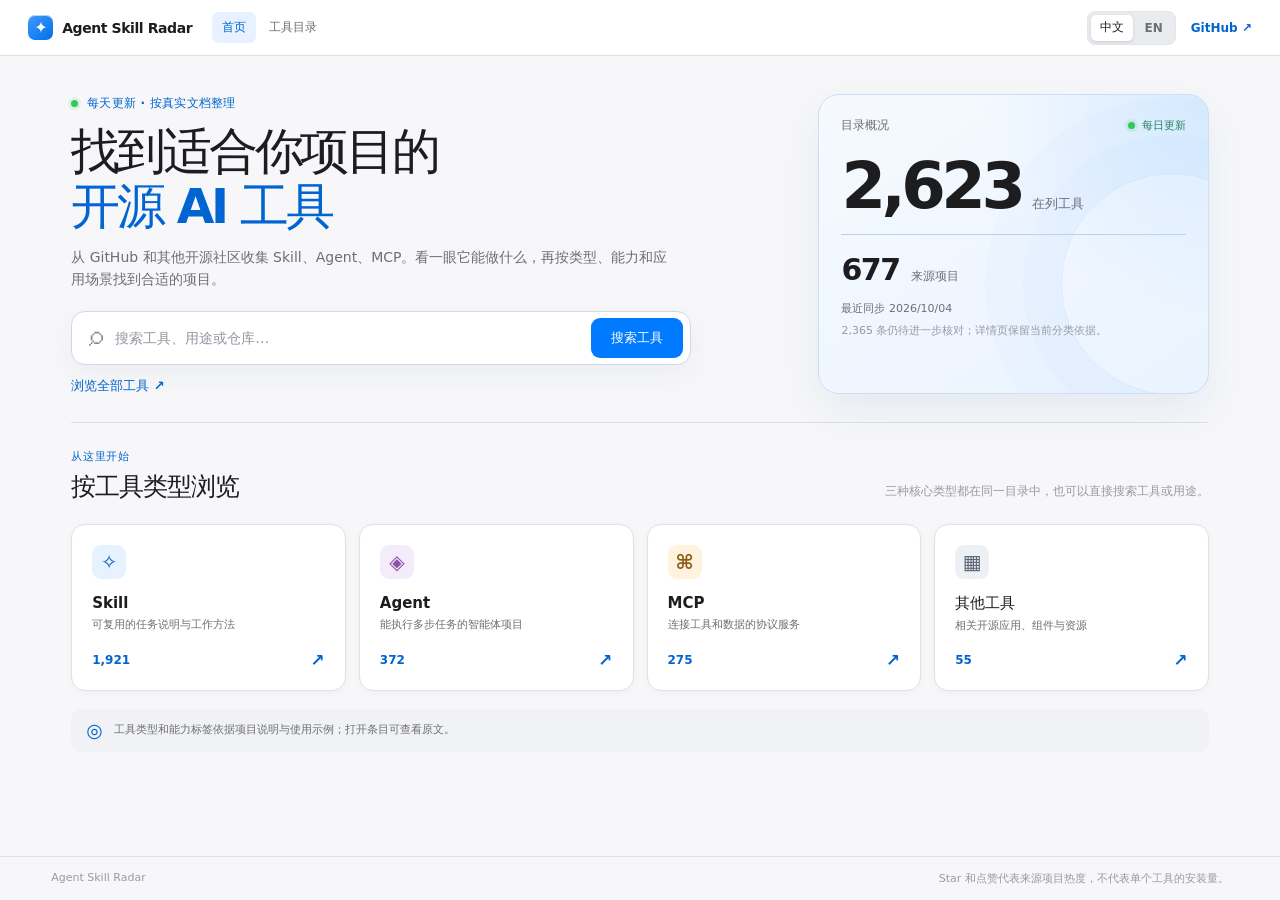
<file: site/index.html>
<!doctype html>
<html lang="zh-CN">
<head>
  <meta charset="utf-8">
  <meta name="viewport" content="width=device-width, initial-scale=1">
  <meta name="theme-color" content="#f5f5f7">
  <meta name="description" content="发现适合项目的开源 Skill、Agent 与 MCP 工具。每天更新，按文档判断用途与适用场景。">
  <link rel="icon" type="image/svg+xml" href="data:image/svg+xml,%3Csvg xmlns='http://www.w3.org/2000/svg' viewBox='0 0 64 64'%3E%3Crect width='64' height='64' rx='15' fill='%230078d4'/%3E%3Ccircle cx='32' cy='32' r='19' fill='none' stroke='white' stroke-width='3'/%3E%3Ccircle cx='32' cy='32' r='9' fill='none' stroke='white' stroke-width='3'/%3E%3Ccircle cx='32' cy='32' r='3' fill='white'/%3E%3Cpath d='M32 32L47 18' stroke='white' stroke-width='3' stroke-linecap='round'/%3E%3C/svg%3E">
  <title>Agent Skill Radar · 找到适合项目的开源工具</title>
  <link rel="stylesheet" href="./style.css">
  <link rel="stylesheet" href="./home.css">
  <script src="./home.js" defer></script>
</head>
<body>
  <div class="app-shell home-shell">
    <header class="titlebar">
      <a class="brand" href="./" data-i18n-aria="brandHome" aria-label="Agent Skill Radar 首页"><span class="brand-mark" aria-hidden="true">✦</span><span>Agent Skill Radar</span></a>
      <nav class="main-nav" data-i18n-aria="navLabel" aria-label="主导航"><a href="./" aria-current="page" data-i18n="navHome">首页</a><a href="./catalog.html" data-i18n="navCatalog">工具目录</a></nav>
      <div class="titlebar-actions"><div class="language-switch" role="group" aria-label="Language / 语言"><button type="button" data-lang="zh" aria-pressed="true">中文</button><button type="button" data-lang="en" aria-pressed="false">EN</button></div><a class="github-link" href="https://github.com/lizilong0326/agent-skill-radar" target="_blank" rel="noopener noreferrer" data-i18n="viewGithub">GitHub ↗</a></div>
    </header>

    <main class="home-main">
      <section class="home-hero" aria-labelledby="home-title">
        <div class="home-hero-copy">
          <div class="home-eyebrow"><span class="live-dot" aria-hidden="true"></span><span data-i18n="eyebrow">每天更新 · 按真实文档整理</span></div>
          <h1 id="home-title" data-i18n-html="heroTitle">找到适合你项目的<br><span>开源 AI 工具</span></h1>
          <p class="home-lead" data-i18n="heroDescription">从 GitHub 和其他开源社区收集 Skill、Agent、MCP。看一眼它能做什么，再按类型、能力和应用场景找到合适的项目。</p>
          <form class="home-search" action="./catalog.html" method="get" role="search">
            <label class="sr-only" for="home-query" data-i18n="searchLabel">搜索开源工具</label>
            <span aria-hidden="true">⌕</span>
            <input id="home-query" name="q" type="search" autocomplete="off" data-i18n-placeholder="searchPlaceholder" placeholder="搜索工具、用途或仓库…">
            <button type="submit" data-i18n="searchButton">搜索工具</button>
          </form>
          <a class="home-browse-link" href="./catalog.html" data-i18n="browseAll">浏览全部工具 ↗</a>
        </div>

        <aside class="home-data-panel" data-i18n-aria="overviewLabel" aria-label="目录概况">
          <div class="home-panel-top"><span data-i18n="overviewLabel">目录概况</span><span class="home-live-label"><span class="live-dot" aria-hidden="true"></span><span data-i18n="updatedDaily">每日更新</span></span></div>
          <div class="home-primary-stat"><strong id="home-count-items">—</strong><span data-i18n="listedTools">在列工具</span></div>
          <div class="home-secondary-stat"><strong id="home-count-repos">—</strong><span data-i18n="openRepos">开源仓库</span></div>
          <p id="home-sync" class="home-sync" role="status" data-i18n="loading">正在读取最新目录…</p>
          <p id="home-review" class="home-review"></p>
        </aside>
      </section>

      <section class="home-categories" aria-labelledby="categories-title">
        <div class="home-section-head"><div><span class="home-section-eyebrow" data-i18n="startHere">从这里开始</span><h2 id="categories-title" data-i18n="categoryTitle">按工具类型浏览</h2></div><p data-i18n="categoryDescription">三种核心类型都在同一目录中，也可以直接搜索工具或用途。</p></div>
        <div class="home-category-grid">
          <a class="home-category" href="./catalog.html?kind=skill"><span class="home-category-icon skill" aria-hidden="true">✧</span><span class="home-category-body"><strong>Skill</strong><span data-i18n="skillDescription">可复用的任务说明与工作方法</span></span><span class="home-category-side"><span id="home-count-skill">—</span><span aria-hidden="true">↗</span></span></a>
          <a class="home-category" href="./catalog.html?kind=agent"><span class="home-category-icon agent" aria-hidden="true">◈</span><span class="home-category-body"><strong>Agent</strong><span data-i18n="agentDescription">能执行多步任务的智能体项目</span></span><span class="home-category-side"><span id="home-count-agent">—</span><span aria-hidden="true">↗</span></span></a>
          <a class="home-category" href="./catalog.html?kind=mcp"><span class="home-category-icon mcp" aria-hidden="true">⌘</span><span class="home-category-body"><strong>MCP</strong><span data-i18n="mcpDescription">连接工具和数据的协议服务</span></span><span class="home-category-side"><span id="home-count-mcp">—</span><span aria-hidden="true">↗</span></span></a>
          <a class="home-category" href="./catalog.html?kind=tool"><span class="home-category-icon tool" aria-hidden="true">▦</span><span class="home-category-body"><strong data-i18n="otherTools">其他工具</strong><span data-i18n="toolDescription">相关开源应用、组件与资源</span></span><span class="home-category-side"><span id="home-count-tool">—</span><span aria-hidden="true">↗</span></span></a>
        </div>
      </section>

      <div class="home-method-note"><span aria-hidden="true">◎</span><p data-i18n="methodNote">工具类型和能力标签依据项目说明与使用示例；打开条目可查看原文。</p></div>
    </main>
    <footer class="home-footer"><span>Agent Skill Radar</span><span data-i18n="footerNote">仓库 Star 代表项目热度，不代表单个工具的安装量。</span></footer>
  </div>
</body>
</html>
</file>
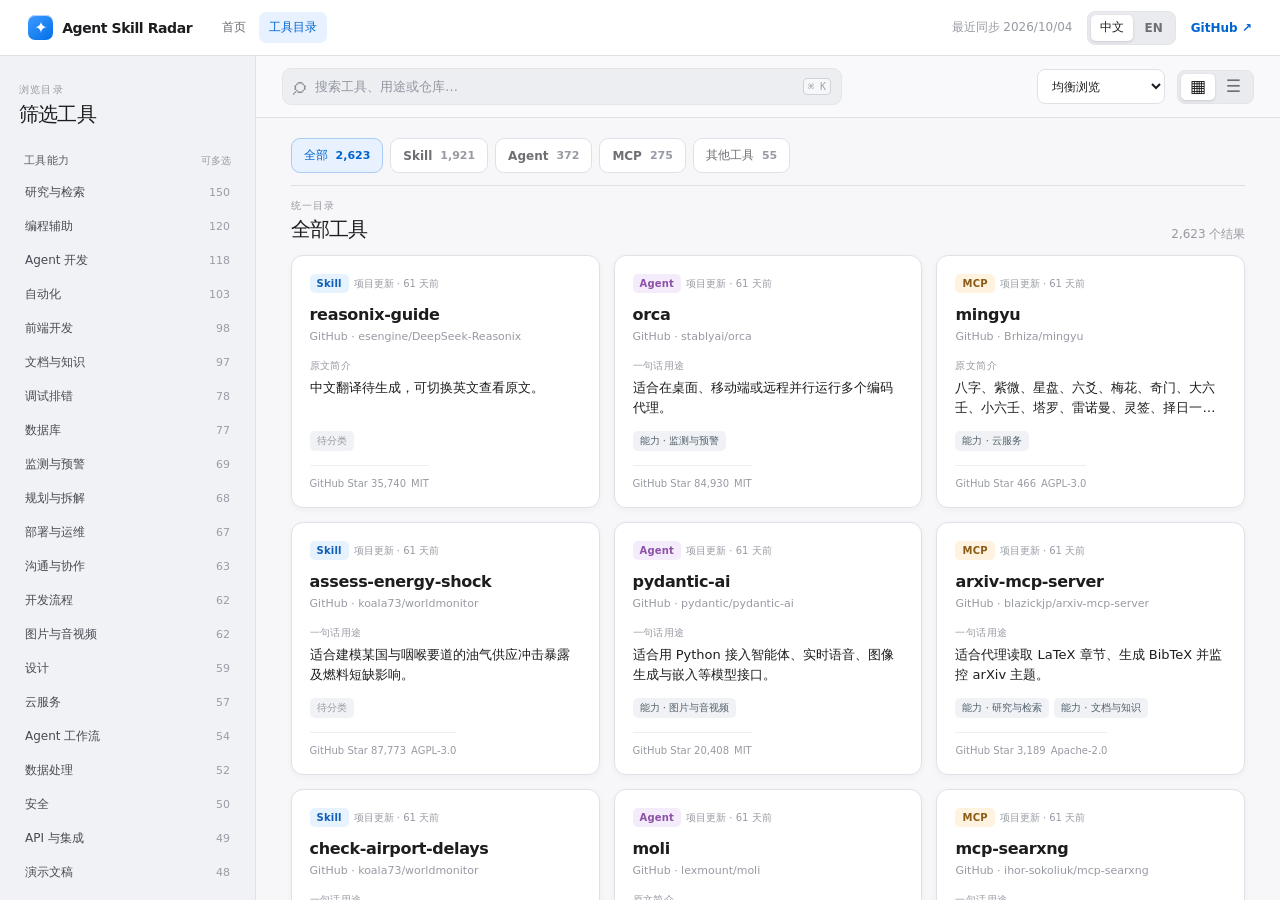
<file: site/catalog.html>
<!doctype html>
<html lang="zh-CN" class="catalog-page">
<head>
  <meta charset="utf-8">
  <meta name="viewport" content="width=device-width, initial-scale=1">
  <meta name="theme-color" content="#f5f5f7">
  <meta name="description" content="每天更新的开源 Skill、Agent 与 MCP 工具合集。按工具类型和能力筛选。">
  <link rel="icon" type="image/svg+xml" href="data:image/svg+xml,%3Csvg xmlns='http://www.w3.org/2000/svg' viewBox='0 0 64 64'%3E%3Crect width='64' height='64' rx='15' fill='%230078d4'/%3E%3Ccircle cx='32' cy='32' r='19' fill='none' stroke='white' stroke-width='3'/%3E%3Ccircle cx='32' cy='32' r='9' fill='none' stroke='white' stroke-width='3'/%3E%3Ccircle cx='32' cy='32' r='3' fill='white'/%3E%3Cpath d='M32 32L47 18' stroke='white' stroke-width='3' stroke-linecap='round'/%3E%3C/svg%3E">
  <title>工具目录 · Agent Skill Radar</title>
  <link rel="stylesheet" href="./style.css">
  <script src="./app.js" defer></script>
</head>
<body>
  <div class="app-shell">
    <header class="titlebar">
      <a class="brand" href="./" data-i18n-aria="brandHome" aria-label="Agent Skill Radar 首页"><span class="brand-mark" aria-hidden="true">✦</span><span>Agent Skill Radar</span></a>
      <nav class="main-nav" data-i18n-aria="navLabel" aria-label="主导航"><a href="./" data-i18n="navHome">首页</a><a href="./catalog.html" aria-current="page" data-i18n="navCatalog">工具目录</a></nav>
      <div class="titlebar-actions"><span id="sync-status" class="sync-status" data-i18n="loadingCatalog">正在读取目录…</span><div class="language-switch" role="group" aria-label="Language / 语言"><button type="button" data-lang="zh" aria-pressed="true">中文</button><button type="button" data-lang="en" aria-pressed="false">EN</button></div><a class="github-link" href="https://github.com/lizilong0326/agent-skill-radar" target="_blank" rel="noopener noreferrer" data-i18n="viewGithub">GitHub ↗</a></div>
    </header>
    <main class="main-layout">
      <aside id="filters" class="sidebar" data-i18n-aria="filterHeading" aria-label="筛选条件">
        <div class="sidebar-top"><div><span class="sidebar-eyebrow" data-i18n="browse">浏览目录</span><h1 data-i18n="filterHeading">筛选工具</h1></div><button id="close-filters" class="icon-button mobile-only" type="button" data-i18n-aria="closeFilters" aria-label="关闭筛选">×</button></div>
        <div class="sidebar-scroll">
          <div class="sidebar-section"><div class="section-title"><h2 data-i18n="capabilityHeading">工具能力</h2><span class="section-help" data-i18n="capabilityHint">可多选</span></div><div id="tag-filters" class="sidebar-options"></div></div>
          <p class="sidebar-note" data-i18n="facetNote">能力标签来自项目说明，点击条目查看依据。</p>
        </div>
      </aside>
      <section class="workspace" data-i18n-aria="workspaceLabel" aria-label="搜索与筛选工具">
        <div class="workspace-toolbar">
          <button id="open-filters" class="icon-button mobile-only" type="button" data-i18n-aria="openFilters" aria-label="打开筛选">☷</button>
          <div class="search-wrap"><label class="sr-only" for="search" data-i18n="searchLabel">搜索工具、用途或仓库</label><span aria-hidden="true">⌕</span><input id="search" type="search" data-i18n-placeholder="searchPlaceholder" placeholder="搜索工具、用途或仓库…" autocomplete="off"><kbd>⌘ K</kbd></div>
          <label class="sort-wrap" for="sort"><span class="sr-only" data-i18n="sortLabel">排序</span><select id="sort"><option value="diverse" data-i18n="sortDiverse">均衡浏览</option><option value="added" data-i18n="sortAdded">最近收录</option><option value="updated" data-i18n="sortUpdated">最近维护</option><option value="stars" data-i18n="sortStars">GitHub Star</option><option value="likes" data-i18n="sortLikes">Space 点赞</option><option value="name" data-i18n="sortName">名称</option></select></label>
          <div class="view-switch" role="group" data-i18n-aria="viewLabel" aria-label="视图"><button type="button" data-view="grid" aria-pressed="true" data-i18n-aria="gridView" aria-label="网格视图">▦</button><button type="button" data-view="list" aria-pressed="false" data-i18n-aria="listView" aria-label="列表视图">☰</button></div>
        </div>
        <div class="workspace-scroll">
          <div id="kind-tabs" class="type-switch" role="group" data-i18n-aria="kindLabel" aria-label="工具类型"></div>
          <div class="results-heading"><div><span class="results-eyebrow" data-i18n="catalogLabel">目录</span><h2 id="results-title" data-i18n="allTools">全部工具</h2></div><div class="results-actions"><span id="result-count" role="status" aria-live="polite" data-i18n="loading">读取中…</span><button id="clear-all" type="button" data-i18n="clearAll" hidden>清除筛选</button></div></div>
          <div id="active-filters" class="active-filters" aria-live="polite"></div>
          <div id="cards" class="cards" aria-live="polite"></div>
          <button id="load-more" class="load-more" type="button" hidden data-i18n="loadMore">显示更多</button>
          <footer class="footer"><span data-i18n="footerSync">数据每天自动同步</span><span data-i18n="footerStars">Star 和点赞属于来源项目，不代表单个工具的安装量。</span></footer>
        </div>
      </section>
    </main>
  </div>
  <button id="filter-backdrop" class="filter-backdrop" type="button" data-i18n-aria="closeFilters" aria-label="关闭筛选" hidden></button>
  <dialog id="detail-dialog" class="detail-dialog" aria-labelledby="detail-title"><div id="detail-content"></div></dialog>
</body>
</html>
</file>
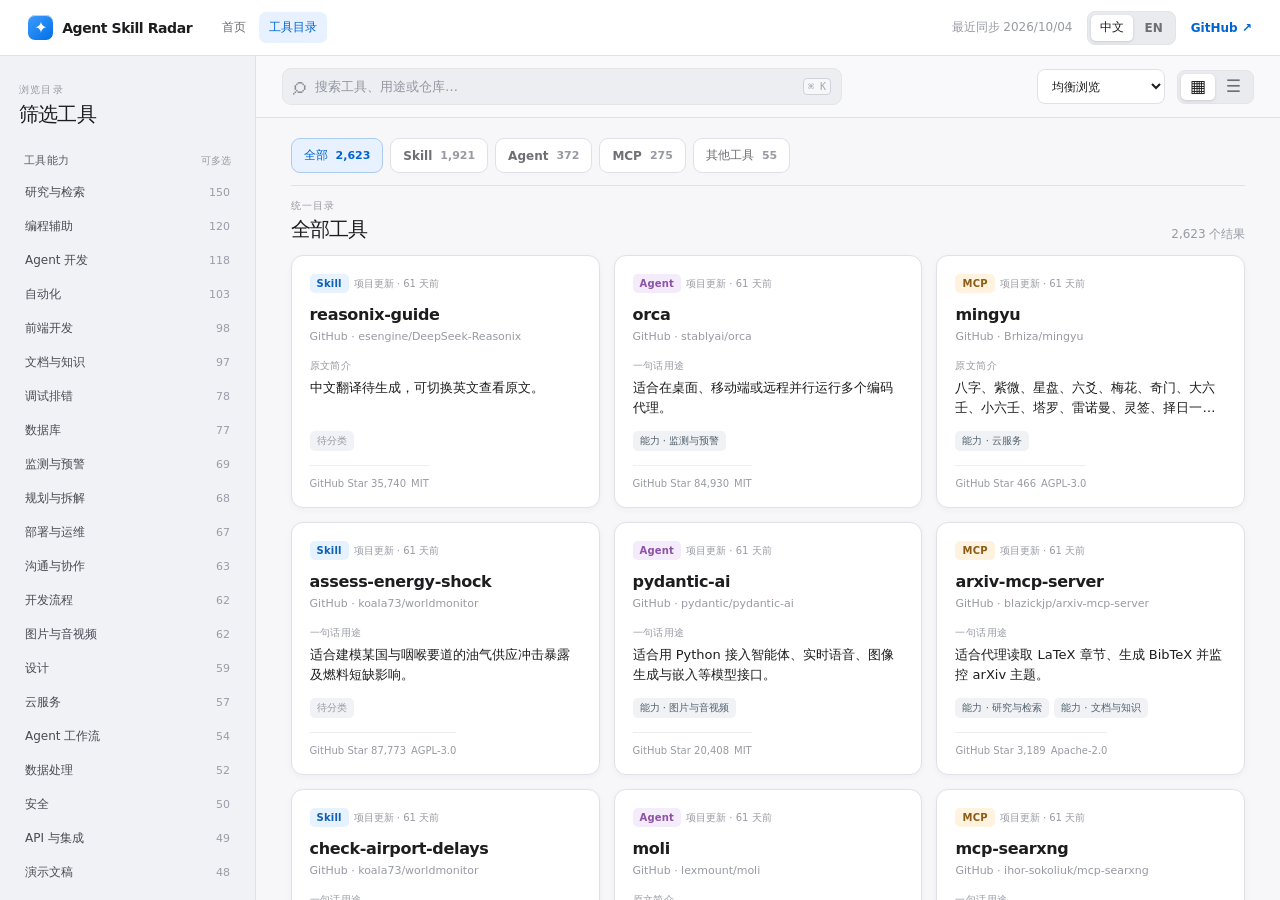
<file: site/rankings.html>
<!doctype html>
<html lang="zh-CN">
<head>
  <meta charset="utf-8">
  <meta name="viewport" content="width=device-width, initial-scale=1">
  <meta name="robots" content="noindex">
  <title>正在打开统一工具目录 · Agent Skill Radar</title>
  <script>
    const old = new URLSearchParams(location.search);
    const next = new URLSearchParams();
    const kind = old.get('kind');
    if (kind === 'agent' || kind === 'mcp') next.set('kind', kind);
    location.replace('./catalog.html' + (next.size ? '?' + next : '') + location.hash);
  </script>
</head>
<body><p>榜单已并入<a href="./catalog.html">统一工具目录</a>。</p></body>
</html>
</file>
<file: site/style.css>
:root {
  color-scheme: light dark;
  font-family: -apple-system, BlinkMacSystemFont, "SF Pro Text", "PingFang SC", "Microsoft YaHei", system-ui, sans-serif;
  font-synthesis: none;
  font-size: 14px;
  --page: #e9ebef; --window: #f7f7f9; --surface: #fff; --sidebar: #f1f2f5; --toolbar: #f9f9fb;
  --text: #1d1d1f; --muted: #6e6e73; --subtle: #989aa3; --line: #dfe1e7; --soft-line: #eceef2;
  --accent: #007aff; --accent-soft: #e7f1ff; --blue-text: #0065d0;
}
* { box-sizing: border-box; }
[hidden] { display: none !important; }
html, body { margin: 0; width: 100%; height: 100%; }
html.catalog-page, html.catalog-page body { overflow: hidden; }
body { background: var(--page); color: var(--text); }
button, input, select { font: inherit; }
button { cursor: pointer; }
a { color: inherit; }
button:focus-visible, a:focus-visible, input:focus-visible, select:focus-visible { outline: 3px solid #007aff7c; outline-offset: 2px; }
.sr-only { position: absolute; width: 1px; height: 1px; padding: 0; margin: -1px; overflow: hidden; clip: rect(0,0,0,0); white-space: nowrap; border: 0; }
.app-shell { width: 100%; height: 100vh; height: 100dvh; min-height: 540px; overflow: hidden; background: var(--window); display: flex; flex-direction: column; }
.titlebar { flex: none; min-height: 56px; padding: 0 clamp(18px, 2.2vw, 42px); display: flex; align-items: center; gap: 20px; border-bottom: 1px solid var(--line); background: var(--surface); }
.brand { display: inline-flex; align-items: center; gap: 9px; text-decoration: none; font-weight: 700; letter-spacing: -.03em; white-space: nowrap; font-size: 14px; }
.brand-mark { display: grid; place-items: center; width: 25px; height: 25px; background: linear-gradient(140deg,#409cff,#006fe8); border-radius: 7px; color: #fff; font-size: 16px; box-shadow: inset 0 1px #ffffffa0; }
.main-nav { display: flex; align-items: center; gap: 3px; }
.main-nav a { padding: 7px 10px; border-radius: 7px; color: var(--muted); text-decoration: none; white-space: nowrap; font-size: 12px; font-weight: 600; }
.main-nav a:hover { color: var(--text); background: var(--sidebar); }
.main-nav a[aria-current="page"] { color: var(--blue-text); background: var(--accent-soft); }
.titlebar-actions { margin-left: auto; display: flex; align-items: center; gap: 15px; }
.sync-status { color: var(--subtle); font-size: 12px; white-space: nowrap; }
.language-switch, .view-switch { display: inline-flex; padding: 3px; background: #e9ebef; border: 1px solid #e2e4e9; border-radius: 8px; gap: 2px; }
.language-switch button, .view-switch button { background: transparent; border: 0; border-radius: 5px; color: var(--muted); min-height: 26px; padding: 3px 9px; font-size: 12px; font-weight: 650; }
.language-switch button[aria-pressed="true"], .view-switch button[aria-pressed="true"] { background: var(--surface); color: var(--text); box-shadow: 0 1px 3px #14151d26; }
.github-link { color: var(--blue-text); text-decoration: none; font-weight: 600; font-size: 12px; white-space: nowrap; }
.github-link:hover, .detail-links a:hover { text-decoration: underline; }
.main-layout { display: grid; grid-template-columns: 256px minmax(0, 1fr); min-height: 0; flex: 1; }
.sidebar { min-height: 0; background: var(--sidebar); border-right: 1px solid var(--line); display: flex; flex-direction: column; }
.sidebar-top { padding: 24px 19px 12px; display: flex; justify-content: space-between; align-items: flex-start; }
.sidebar-eyebrow, .results-eyebrow { text-transform: uppercase; letter-spacing: .12em; font-size: 10px; font-weight: 750; color: var(--subtle); }
.sidebar-top h1 { margin: 5px 0 0; font-size: 20px; line-height: 1.2; letter-spacing: -.04em; }
.sidebar-scroll { overflow: auto; padding: 0 12px 26px; min-height: 0; scrollbar-color: #bfc3cc transparent; scrollbar-width: thin; }
.sidebar-section { padding: 15px 4px 13px; border-bottom: 1px solid var(--line); }
.sidebar-section h2 { color: #565a65; font-size: 11px; font-weight: 760; letter-spacing: .04em; margin: 0 8px 8px; }
.section-title { display: flex; align-items: baseline; justify-content: space-between; }
.section-help { color: var(--subtle); font-size: 10px; margin-right: 8px; }
.sidebar-options { display: flex; flex-direction: column; gap: 2px; }
.sidebar-option { width: 100%; min-height: 32px; display: flex; align-items: center; justify-content: space-between; gap: 5px; border: 0; border-radius: 7px; padding: 5px 9px; background: transparent; text-align: left; color: #484b54; font-size: 12px; }
.sidebar-option:hover { background: #e8eaf0; }
.sidebar-option[aria-pressed="true"] { color: var(--blue-text); background: var(--accent-soft); font-weight: 700; }
.option-label { overflow: hidden; text-overflow: ellipsis; white-space: nowrap; }
.option-count { color: #999da7; font-size: 11px; }
.sidebar-option[aria-pressed="true"] .option-count { color: var(--blue-text); }
.no-options { padding: 0 9px; color: var(--subtle); font-size: 12px; }
.sidebar-note { margin: 16px 10px 0; color: var(--subtle); font-size: 11px; line-height: 1.55; }
.workspace { min-height: 0; min-width: 0; display: flex; flex-direction: column; background: var(--window); }
.workspace-toolbar { flex: none; min-height: 62px; display: flex; align-items: center; gap: 12px; padding: 8px 26px; border-bottom: 1px solid var(--line); background: var(--toolbar); }
.search-wrap { width: min(560px, 100%); height: 37px; display: flex; align-items: center; gap: 7px; padding: 0 10px; border-radius: 9px; background: #eceef2; border: 1px solid #e3e5e9; transition: background .15s, box-shadow .15s; }
.search-wrap:focus-within { background: var(--surface); border-color: var(--accent); box-shadow: 0 0 0 3px #007aff20; }
.search-wrap > span { color: #888d98; font-size: 25px; line-height: 0; margin-top: -4px; }
.search-wrap input { background: transparent; border: 0; outline: 0; height: 100%; width: 100%; min-width: 0; color: var(--text); font-size: 13px; }
.search-wrap input::placeholder { color: #9296a0; }
.search-wrap kbd { flex: none; font-size: 10px; color: #a3a6ae; border: 1px solid #cfd2d9; border-radius: 4px; padding: 2px 4px; background: #f6f7f9; }
.sort-wrap { margin-left: auto; }
.sort-wrap select { border: 1px solid var(--line); border-radius: 8px; background: var(--surface); color: var(--text); height: 35px; padding: 0 25px 0 10px; font-size: 12px; max-width: 170px; }
.view-switch button { font-size: 17px; min-width: 31px; line-height: 1; }
.workspace-scroll { flex: 1; min-height: 0; overflow: auto; display: flex; flex-direction: column; padding: 20px clamp(20px, 2.7vw, 48px) 0; scrollbar-color: #bfc3cc transparent; scrollbar-width: thin; }
.workspace-scroll > * { flex-shrink: 0; }
.type-switch { display: flex; gap: 7px; overflow-x: auto; padding: 0 0 12px; margin-bottom: 10px; border-bottom: 1px solid var(--line); scrollbar-width: thin; }
.type-option { display: inline-flex; align-items: center; gap: 8px; flex: none; padding: 8px 12px; border: 1px solid var(--line); border-radius: 9px; color: var(--muted); background: var(--surface); font-size: 12px; font-weight: 650; }
.type-option strong { color: var(--subtle); font-size: 11px; }
.type-option[aria-pressed="true"] { border-color: #aacbf2; color: var(--blue-text); background: var(--accent-soft); }
.type-option[aria-pressed="true"] strong { color: var(--blue-text); }
.coverage-note { flex-basis: 100%; color: var(--subtle); font-size: 11px; line-height: 1.5; }
.live-dot { width: 7px; height: 7px; background: #34c759; border-radius: 50%; box-shadow: 0 0 0 3px #34c75921; }
.results-heading { display: flex; align-items: end; justify-content: space-between; gap: 12px; margin-bottom: 12px; }
.results-heading h2 { font-size: 20px; margin: 3px 0 0; letter-spacing: -.04em; }
.results-actions { display: flex; align-items: center; gap: 13px; color: var(--subtle); font-size: 12px; }
#clear-all { padding: 0; color: var(--blue-text); background: none; border: 0; font-size: 12px; }
.active-filters { display: flex; flex-wrap: wrap; align-items: center; gap: 6px; margin-bottom: 12px; }
.active-filters:empty { display: none; }
.selection-note { color: var(--subtle); font-size: 11px; margin-right: 3px; }
.active-filters button { border: 1px solid #cbdcf6; background: var(--accent-soft); color: var(--blue-text); border-radius: 99px; font-size: 11px; padding: 5px 8px; }
.active-filters button span { font-size: 15px; margin-left: 6px; line-height: 0; }
.cards { display: grid; grid-template-columns: repeat(4, minmax(0, 1fr)); gap: 14px; }
.card { min-width: 0; min-height: 236px; display: flex; flex-direction: column; text-align: left; padding: 18px; color: var(--text); background: var(--surface); border: 1px solid var(--line); border-radius: 12px; box-shadow: 0 2px 6px #1e28340a; transition: transform .16s, border-color .16s, box-shadow .16s; }
.card:hover { transform: translateY(-2px); border-color: #acc9f0; box-shadow: 0 10px 22px #1e28341a; }
.card-top { display: flex; flex-wrap: wrap; align-items: center; gap: 5px; margin-bottom: 12px; }
.card-top .card-updated { margin-left: auto; }
.review-badge { font-size: 10px; border-radius: 5px; padding: 4px 7px; color: #437260; background: #eaf5ee; }
.review-badge.preliminary { color: #84682b; background: #fff3d9; }
.kind-badge { font-size: 10px; font-weight: 750; border-radius: 5px; padding: 4px 7px; letter-spacing: .02em; color: #0d5fb8; background: #e7f2ff; }
.kind-badge.agent { color: #8d51a6; background: #f4ecfa; }
.kind-badge.mcp { color: #8b5c16; background: #fff3df; }
.kind-badge.tool { color: #596575; background: #edf0f4; }
.card h3 { margin: 0 0 5px; font-size: 16px; line-height: 1.28; overflow-wrap: anywhere; letter-spacing: -.02em; }
.repo-name { color: var(--subtle); font-size: 11px; overflow-wrap: anywhere; }
.card-updated { margin-left: auto; color: var(--subtle); font-size: 10px; line-height: 1.35; text-align: right; }
.card-use-case { margin: 16px 0 14px; min-height: 54px; }
.card-use-case > span, .detail-use-case > span { display: block; color: var(--subtle); font-size: 10px; font-weight: 700; letter-spacing: .04em; margin-bottom: 5px; }
.card-use-case p { display: -webkit-box; -webkit-line-clamp: 2; -webkit-box-orient: vertical; overflow: hidden; margin: 0; color: var(--text); font-size: 13px; line-height: 1.48; }
.usage-caution { margin: -3px 0 10px; color: #98611d; background: #fff5e3; border-radius: 5px; padding: 6px 7px; font-size: 10px; line-height: 1.4; }
.card-tags { display: flex; gap: 5px; flex-wrap: wrap; align-content: flex-start; margin-top: auto; }
.tag { padding: 4px 7px; border-radius: 5px; font-size: 10px; line-height: 1.2; color: #51606c; background: #f0f2f5; }
.tag.industry { color: #08736d; background: #e6f6f1; }
.tag.industry.inferred { color: #806110; background: #fff6da; }
.tag.workflow { color: #654db0; background: #f0ebfb; }
.tag.untagged { color: var(--subtle); }
.card-foot { display: flex; justify-content: space-between; align-items: center; gap: 5px; padding-top: 12px; margin-top: 14px; border-top: 1px solid var(--soft-line); color: var(--subtle); font-size: 10px; }
.card-foot strong { color: var(--text); font-size: 12px; }
.cards.list-view { grid-template-columns: 1fr; gap: 7px; }
.cards.list-view .card { min-height: 0; display: grid; grid-template-columns: 75px minmax(130px, 1fr) minmax(220px, 1.7fr) minmax(190px, 1.3fr) 140px; align-items: center; gap: 12px; padding: 12px 15px; }
.cards.list-view .card-top { grid-column: 1 / 3; grid-row: 1; margin: 0; }
.cards.list-view .card-identity { grid-column: 1 / 3; grid-row: 2; }
.cards.list-view .card h3 { margin: 0; font-size: 13px; }
.cards.list-view .repo-name { display: none; }
.cards.list-view .card-use-case { grid-column: 3; grid-row: 1 / 3; margin: 0; min-height: 0; }
.cards.list-view .card-use-case p { -webkit-line-clamp: 2; font-size: 12px; }
.cards.list-view .usage-caution { grid-column: 3 / 5; grid-row: 3; margin: 0; }
.cards.list-view .card-tags { grid-column: 4; grid-row: 1 / 3; margin: 0; }
.cards.list-view .card-foot { grid-column: 5; grid-row: 1 / 3; border: 0; margin: 0; padding: 0; flex-direction: column; align-items: flex-end; }
.empty { grid-column: 1 / -1; text-align: center; background: var(--surface); border: 1px dashed var(--line); border-radius: 12px; padding: 42px; color: var(--muted); }
.empty strong { display: block; color: var(--text); font-size: 15px; }
.empty p { margin: 8px 0 0; }
.load-more { display: block; border: 1px solid var(--line); background: var(--surface); color: var(--blue-text); border-radius: 8px; padding: 9px 20px; margin: 22px auto; font-size: 12px; font-weight: 650; }
.load-more:hover { background: var(--accent-soft); }
.footer { display: flex; justify-content: space-between; gap: 10px; margin-top: auto; padding: 14px 0 10px; border-top: 1px solid var(--line); color: var(--subtle); font-size: 10px; }
.detail-dialog { width: min(760px, calc(100vw - 24px)); max-height: min(88vh, 980px); border: 1px solid #cfd2da; border-radius: 14px; padding: 0; color: var(--text); background: var(--surface); box-shadow: 0 28px 90px #07182c66; }
.detail-dialog::backdrop { background: #10182878; backdrop-filter: blur(3px); }
#detail-content { max-height: 88vh; overflow: auto; padding: 28px 32px 34px; }
.detail-head { display: flex; justify-content: space-between; gap: 16px; align-items: flex-start; }
.detail-head h2 { font-size: 26px; line-height: 1.2; letter-spacing: -.04em; margin: 11px 0 4px; overflow-wrap: anywhere; }
.detail-close, .icon-button { display: grid; place-items: center; width: 31px; height: 31px; border: 0; border-radius: 8px; background: #eff0f4; color: var(--muted); font-size: 22px; }
.detail-close:hover, .icon-button:hover { background: #e4e7ef; }
.detail-use-case { margin: 25px 0 22px; padding: 17px 19px; border-radius: 10px; background: var(--accent-soft); }
.detail-use-case > span { color: var(--blue-text); }
.detail-use-case p { margin: 0; font-size: 16px; line-height: 1.5; font-weight: 600; }
.detail-description { margin: 0 0 20px; }
.detail-description h3 { margin: 0 0 8px; color: var(--muted); font-size: 11px; }
.detail-description p { margin: 0; color: var(--text); font-size: 13px; line-height: 1.6; }
.detail-tag-groups { display: flex; flex-wrap: wrap; gap: 18px 28px; margin: 22px 0; }
.detail-tag-group h3 { margin: 0 0 9px; color: var(--muted); font-size: 11px; }
.detail-tag-group .card-tags { margin: 0; }
.detail-tag-group .section-explain { max-width: 320px; margin: 7px 0 0; }
.detail-caution { background: #fff7e8; border: 1px solid #efdbb3; border-radius: 8px; padding: 12px 14px; color: #7d551d; font-size: 11px; line-height: 1.5; }
.detail-caution p { margin: 6px 0; }
.detail-caution blockquote { margin: 6px 0; overflow-wrap: anywhere; }
.detail-caution a { color: #946119; }
.detail-evidence { margin-top: 22px; border-top: 1px solid var(--line); }
.detail-evidence summary { cursor: pointer; color: var(--blue-text); font-size: 12px; font-weight: 700; padding: 18px 0; }
.detail-evidence .detail-section:first-of-type { margin-top: 0; }
.detail-section { margin-top: 24px; padding-top: 20px; border-top: 1px solid var(--line); }
.detail-section h3 { margin: 0 0 9px; font-size: 14px; }
.section-explain, .muted { color: var(--subtle); font-size: 11px; line-height: 1.55; margin: 0 0 8px; }
.industry-row, .evidence-row { padding: 12px 0; border-bottom: 1px solid var(--soft-line); }
.industry-row:last-child, .evidence-row:last-child { border-bottom: 0; }
.industry-row > div { display: flex; align-items: center; gap: 7px; }
.industry-row strong, .evidence-row strong { color: var(--text); font-size: 12px; }
.basis { font-size: 10px; padding: 3px 6px; border-radius: 5px; background: #e7f6ee; color: #16804f; }
.basis.inferred { background: #fff4db; color: #916a15; }
.industry-row p { color: var(--muted); font-size: 11px; line-height: 1.5; margin: 8px 0 0; }
.industry-row blockquote, .evidence-row blockquote { margin: 8px 0; padding: 9px 12px; background: var(--window); border-left: 2px solid var(--line); color: var(--muted); font-size: 11px; line-height: 1.5; overflow-wrap: anywhere; }
.industry-row a, .evidence-row a { font-size: 11px; color: var(--blue-text); text-decoration: none; }
.detail-meta { display: grid; grid-template-columns: repeat(4, minmax(0, 1fr)); gap: 10px; margin-top: 20px; }
.detail-meta div { display: flex; flex-direction: column; gap: 6px; padding: 12px; background: var(--window); border-radius: 8px; min-width: 0; }
.detail-meta span { color: var(--subtle); font-size: 10px; }
.detail-meta strong { font-size: 12px; overflow-wrap: anywhere; }
.detail-links { display: flex; gap: 9px; flex-wrap: wrap; margin: 18px 0 12px; }
.detail-source { margin: 20px 0 0; padding: 16px 18px; border: 1px solid var(--line); border-radius: 10px; background: var(--window); }
.detail-source h3 { margin: 0 0 9px; font-size: 12px; }
.detail-source blockquote { margin: 0 0 9px; color: var(--muted); font-size: 12px; line-height: 1.6; overflow-wrap: anywhere; }
.detail-source a { color: var(--blue-text); font-size: 11px; text-decoration: none; }
.detail-links a { display: inline-block; padding: 8px 11px; background: var(--accent-soft); color: var(--blue-text); text-decoration: none; border-radius: 7px; font-size: 11px; font-weight: 650; }
.detail-note { color: var(--subtle); line-height: 1.6; font-size: 11px; }
.mobile-only, .filter-backdrop { display: none; }
@media (min-width: 1900px) { .cards { grid-template-columns: repeat(5, minmax(0, 1fr)); } }
@media (max-width: 1350px) { .cards { grid-template-columns: repeat(3, minmax(0, 1fr)); } }
@media (max-width: 1080px) {
  .cards { grid-template-columns: repeat(2, minmax(0, 1fr)); }
  .cards.list-view .card { grid-template-columns: 70px minmax(100px, 1fr) minmax(150px, 1.4fr) minmax(170px, 1.3fr); }
  .cards.list-view .card-foot { display: none; }
}
@media (max-width: 850px) {
  .main-layout { display: block; }
  .sidebar { position: fixed; z-index: 50; top: 0; left: 0; width: min(310px, 84vw); height: 100vh; box-shadow: 12px 0 35px #10182833; transform: translateX(-105%); transition: transform .2s; }
  .filters-open .sidebar { transform: translateX(0); }
  .filter-backdrop:not([hidden]) { display: block; position: fixed; inset: 0; z-index: 40; border: 0; background: #0a173c70; width: 100%; height: 100%; }
  .mobile-only { display: grid; }
  .workspace { height: calc(100vh - 56px); height: calc(100dvh - 56px); }
  .cards.list-view .card { grid-template-columns: 70px minmax(100px, 1fr) minmax(140px, 1.5fr); }
  .cards.list-view .card-tags { display: none; }
  .cards.list-view .usage-caution { grid-column: 3; }
}
@media (max-width: 620px) {
  .titlebar { padding: 0 12px; gap: 10px; }
  .brand { font-size: 12px; }
  .brand-mark { width: 22px; height: 22px; }
  .main-nav { gap: 0; }
  .main-nav a { padding: 6px 5px; font-size: 11px; }
  .titlebar-actions { gap: 5px; }
  .sync-status, .github-link { display: none; }
  .language-switch button { padding: 2px 6px; font-size: 10px; }
  .workspace-toolbar { padding: 8px 12px; gap: 6px; }
  .search-wrap { height: 36px; }
  .search-wrap kbd { display: none; }
  .sort-wrap select { max-width: 110px; padding-left: 6px; font-size: 11px; }
  .view-switch { display: none; }
  .workspace-scroll { padding: 16px 14px 0; }
  .cards, .cards.list-view { grid-template-columns: 1fr; }
  .cards.list-view .card { display: flex; min-height: 0; }
  .cards.list-view .card-use-case { margin: 9px 0; }
  .cards.list-view .card-tags { display: flex; }
  .results-heading h2 { font-size: 18px; }
  .results-actions { gap: 5px; }
  .selection-note { width: 100%; }
  .footer { flex-direction: column; }
  #detail-content { padding: 22px 19px; }
  .detail-meta { grid-template-columns: repeat(2, minmax(0, 1fr)); }
}
@media (max-width: 360px) {
  .titlebar { gap: 8px; }
  .brand > span:last-child { display: none; }
  .language-switch button { white-space: nowrap; }
}
@media (prefers-color-scheme: dark) {
  :root { --page: #18191d; --window: #25262b; --surface: #303137; --sidebar: #292b31; --toolbar: #2b2d33; --text: #f0f0f2; --muted: #b2b4bd; --subtle: #92959f; --line: #454850; --soft-line: #41444b; --accent-soft: #163b65; --blue-text: #78baff; }
  .titlebar { background: var(--surface); }
  .language-switch, .view-switch, .search-wrap, .detail-close, .icon-button { background: #3b3d45; border-color: #464951; }
  .language-switch button[aria-pressed="true"], .view-switch button[aria-pressed="true"] { background: #575a64; }
  .sidebar-option { color: #c9cbd2; }
  .sidebar-option:hover { background: #373a42; }
  .sidebar-option[aria-pressed="true"] { background: #173c65; }
  .sidebar-section h2 { color: #c1c3cb; }
  .search-wrap:focus-within { background: #30343d; }
  .search-wrap kbd { background: #34363d; border-color: #545762; }
  .sort-wrap select { background: var(--surface); }
  .card:hover { border-color: #5c8cbf; }
  .tag { background: #41444b; color: #c6c8d1; }
  .tag.industry { background: #16433e; color: #8de2d1; }
  .tag.industry.inferred { background: #4c3d1e; color: #f8d686; }
  .tag.workflow { background: #40315e; color: #cbb4ff; }
  .kind-badge { background: #173d66; color: #8fc5ff; }
  .kind-badge.agent { background: #483357; color: #d5b4e8; }
  .kind-badge.mcp { background: #4a3821; color: #f6cf8b; }
  .kind-badge.tool { background: #41444b; color: #d0d4dd; }
  .review-badge { background: #244537; color: #a9d7bf; }
  .review-badge.preliminary { background: #544226; color: #f2d89a; }
  .detail-dialog { border-color: #5a5d65; }
  .usage-caution, .detail-caution { background: #4a3821; color: #f4d9a6; border-color: #715530; }
  .basis { background: #164938; color: #99e5b9; }
  .basis.inferred { background: #554322; color: #f2d48c; }
}
@media (prefers-reduced-motion: reduce) { .card, .sidebar { transition: none; } }
</file>
<file: site/home.css>
.home-shell { height: auto; min-height: 100vh; min-height: 100dvh; overflow: visible; }
.home-main { width: min(1240px, 100%); margin: 0 auto; padding: 0 clamp(22px, 4vw, 56px) 30px; flex: 1; }
.home-hero { display: grid; grid-template-columns: minmax(0, 1.4fr) minmax(320px, .8fr); gap: clamp(30px, 5vw, 80px); align-items: center; padding: clamp(48px, 5vw, 72px) 0 54px; }
.home-eyebrow { display: inline-flex; align-items: center; gap: 9px; color: var(--blue-text); font-size: 12px; font-weight: 700; letter-spacing: .02em; }
.home-hero h1 { margin: 19px 0 20px; font-size: clamp(42px, 4.7vw, 68px); line-height: 1.13; letter-spacing: -.065em; font-weight: 760; }
.home-hero h1 span { color: var(--blue-text); }
.home-lead { max-width: 610px; margin: 0 0 34px; color: var(--muted); font-size: 16px; line-height: 1.8; }
.home-search { width: min(620px, 100%); height: 60px; padding: 7px 7px 7px 17px; display: flex; align-items: center; gap: 10px; border: 1px solid #cfd8e6; border-radius: 14px; background: var(--surface); box-shadow: 0 10px 30px #1833510d; }
.home-search:focus-within { border-color: var(--accent); box-shadow: 0 0 0 4px #007aff1c, 0 10px 30px #1833510d; }
.home-search > span { color: #868c98; font-size: 28px; line-height: 0; margin-top: -5px; }
.home-search input { min-width: 0; flex: 1; height: 100%; border: 0; outline: 0; background: transparent; color: var(--text); font-size: 14px; }
.home-search input::placeholder { color: #9296a0; }
.home-search button { height: 44px; flex: none; padding: 0 20px; border: 0; border-radius: 9px; background: var(--accent); color: #fff; font-weight: 700; font-size: 13px; }
.home-search button:hover { background: #0064d9; }
.home-browse-link { display: inline-block; margin-top: 19px; color: var(--blue-text); text-decoration: none; font-size: 13px; font-weight: 650; }
.home-browse-link:hover { text-decoration: underline; }
.home-data-panel { position: relative; overflow: hidden; min-height: 350px; padding: 28px; border: 1px solid #cddff5; border-radius: 21px; background: radial-gradient(circle at 100% 0%, #d8ebff 0, transparent 45%), linear-gradient(145deg, #f6faff, #eaf3ff); box-shadow: 0 18px 44px #1665a015; }
.home-data-panel::after { content: ""; position: absolute; width: 220px; height: 220px; border: 1px solid #6ba8e926; border-radius: 50%; right: -75px; top: 78px; box-shadow: 0 0 0 38px #6ba8e90a, 0 0 0 76px #6ba8e908; pointer-events: none; }
.home-panel-top { position: relative; z-index: 1; display: flex; align-items: center; justify-content: space-between; gap: 10px; font-size: 12px; font-weight: 700; color: var(--muted); }
.home-live-label { display: inline-flex; align-items: center; gap: 7px; color: #27835d; font-size: 11px; white-space: nowrap; }
.home-primary-stat, .home-secondary-stat { position: relative; z-index: 1; display: flex; align-items: baseline; gap: 11px; }
.home-primary-stat { margin-top: 29px; }
.home-primary-stat strong { font-size: clamp(60px, 6vw, 82px); line-height: 1; letter-spacing: -.07em; font-weight: 740; }
.home-primary-stat span { color: var(--muted); font-size: 13px; }
.home-secondary-stat { margin-top: 23px; padding-top: 17px; border-top: 1px solid #bbd2eb; }
.home-secondary-stat strong { font-size: 30px; letter-spacing: -.05em; }
.home-secondary-stat span { color: var(--muted); font-size: 12px; }
.home-sync, .home-review { position: relative; z-index: 1; margin: 13px 0 0; color: var(--muted); font-size: 11px; line-height: 1.55; }
.home-review { margin-top: 5px; color: var(--subtle); }
.home-categories { border-top: 1px solid var(--line); padding-top: 33px; }
.home-section-head { display: flex; align-items: end; justify-content: space-between; gap: 20px; margin-bottom: 21px; }
.home-section-eyebrow { color: var(--blue-text); font-weight: 700; font-size: 11px; letter-spacing: .06em; }
.home-section-head h2 { margin: 6px 0 0; font-size: 25px; letter-spacing: -.04em; }
.home-section-head p { margin: 0 0 3px; color: var(--subtle); font-size: 12px; }
.home-category-grid { display: grid; grid-template-columns: repeat(4, minmax(0, 1fr)); gap: 13px; }
.home-category { min-width: 0; min-height: 167px; display: flex; flex-direction: column; align-items: flex-start; padding: 20px; border: 1px solid var(--line); border-radius: 14px; background: var(--surface); box-shadow: 0 2px 8px #1e283408; text-decoration: none; transition: border-color .16s, transform .16s, box-shadow .16s; }
.home-category:hover { transform: translateY(-3px); border-color: #a9c9ee; box-shadow: 0 12px 25px #1e283414; }
.home-category-icon { display: grid; place-items: center; width: 34px; height: 34px; border-radius: 9px; font-size: 20px; font-weight: 700; }
.home-category-icon.skill { background: #e7f2ff; color: #0d5fb8; }
.home-category-icon.agent { background: #f4ecfa; color: #8d51a6; }
.home-category-icon.mcp { background: #fff3df; color: #8b5c16; }
.home-category-icon.tool { background: #edf0f4; color: #596575; }
.home-category-body { display: flex; flex-direction: column; gap: 5px; margin-top: 15px; min-width: 0; }
.home-category-body strong { font-size: 15px; }
.home-category-body > span { color: var(--muted); font-size: 11px; line-height: 1.45; }
.home-category-side { display: flex; align-items: center; justify-content: space-between; width: 100%; margin-top: auto; padding-top: 16px; color: var(--blue-text); font-size: 12px; font-weight: 700; }
.home-category-side span:last-child { font-size: 17px; }
.home-method-note { display: flex; align-items: flex-start; gap: 11px; margin-top: 28px; padding: 15px 17px; border-radius: 11px; background: var(--sidebar); color: var(--muted); }
.home-method-note > span { color: var(--blue-text); font-size: 19px; line-height: 1; }
.home-method-note p { margin: 0; font-size: 11px; line-height: 1.6; }
.home-footer { display: flex; justify-content: space-between; gap: 12px; padding: 19px clamp(22px, 4vw, 56px); border-top: 1px solid var(--line); color: var(--subtle); font-size: 11px; }
@media (min-width: 901px) and (max-height: 940px) {
  .home-main { padding-bottom: 18px; }
  .home-hero { padding: 38px 0 27px; }
  .home-hero h1 { margin: 12px 0; font-size: clamp(42px, 3.8vw, 56px); }
  .home-lead { margin-bottom: 20px; font-size: 14px; line-height: 1.6; }
  .home-search { height: 54px; }
  .home-search button { height: 40px; }
  .home-browse-link { margin-top: 12px; }
  .home-data-panel { min-height: 300px; padding: 22px; }
  .home-primary-stat { margin-top: 20px; }
  .home-primary-stat strong { font-size: 64px; }
  .home-secondary-stat { margin-top: 16px; }
  .home-categories { padding-top: 24px; }
  .home-category { min-height: 145px; }
  .home-method-note { margin-top: 18px; padding: 12px 15px; }
  .home-footer { padding-top: 14px; padding-bottom: 14px; }
}
@media (min-width: 901px) and (max-height: 820px) {
  .home-main { padding-bottom: 14px; }
  .home-hero { padding-top: 24px; padding-bottom: 18px; }
  .home-categories { padding-top: 18px; }
  .home-category { min-height: 135px; }
}
@media (max-width: 900px) {
  .home-hero { grid-template-columns: 1fr; gap: 35px; padding: 50px 0 52px; }
  .home-data-panel { min-height: 0; }
  .home-category-grid { grid-template-columns: repeat(2, minmax(0, 1fr)); }
}
@media (max-width: 620px) {
  .home-main { padding: 0 18px 36px; }
  .home-hero { padding: 43px 0 42px; gap: 28px; }
  .home-hero h1 { font-size: clamp(36px, 9vw, 48px); margin: 15px 0 15px; }
  .home-lead { font-size: 13px; line-height: 1.7; margin-bottom: 24px; }
  .home-search { height: 54px; padding: 5px 5px 5px 12px; gap: 5px; }
  .home-search input { font-size: 12px; }
  .home-search button { height: 42px; padding: 0 11px; font-size: 11px; }
  .home-data-panel { padding: 22px; border-radius: 16px; }
  .home-primary-stat { margin-top: 20px; }
  .home-primary-stat strong { font-size: 60px; }
  .home-secondary-stat { margin-top: 13px; }
  .home-section-head { display: block; }
  .home-section-head h2 { font-size: 22px; }
  .home-section-head p { margin-top: 8px; }
  .home-category-grid { grid-template-columns: 1fr; gap: 9px; }
  .home-category { min-height: 0; display: grid; grid-template-columns: 34px minmax(0, 1fr) auto; align-items: center; gap: 13px; padding: 15px; }
  .home-category-body { margin: 0; }
  .home-category-side { width: auto; gap: 10px; padding: 0; margin: 0; }
  .home-footer { flex-direction: column; padding: 17px 18px; }
}
@media (prefers-color-scheme: dark) {
  .home-data-panel { border-color: #355577; background: radial-gradient(circle at 100% 0%, #224d79 0, transparent 45%), linear-gradient(145deg, #2c3948, #26374d); }
  .home-secondary-stat { border-color: #49627b; }
  .home-category-icon.tool { background: #41444b; color: #d0d4dd; }
}
@media (prefers-reduced-motion: reduce) { .home-category { transition: none; } }
</file>
